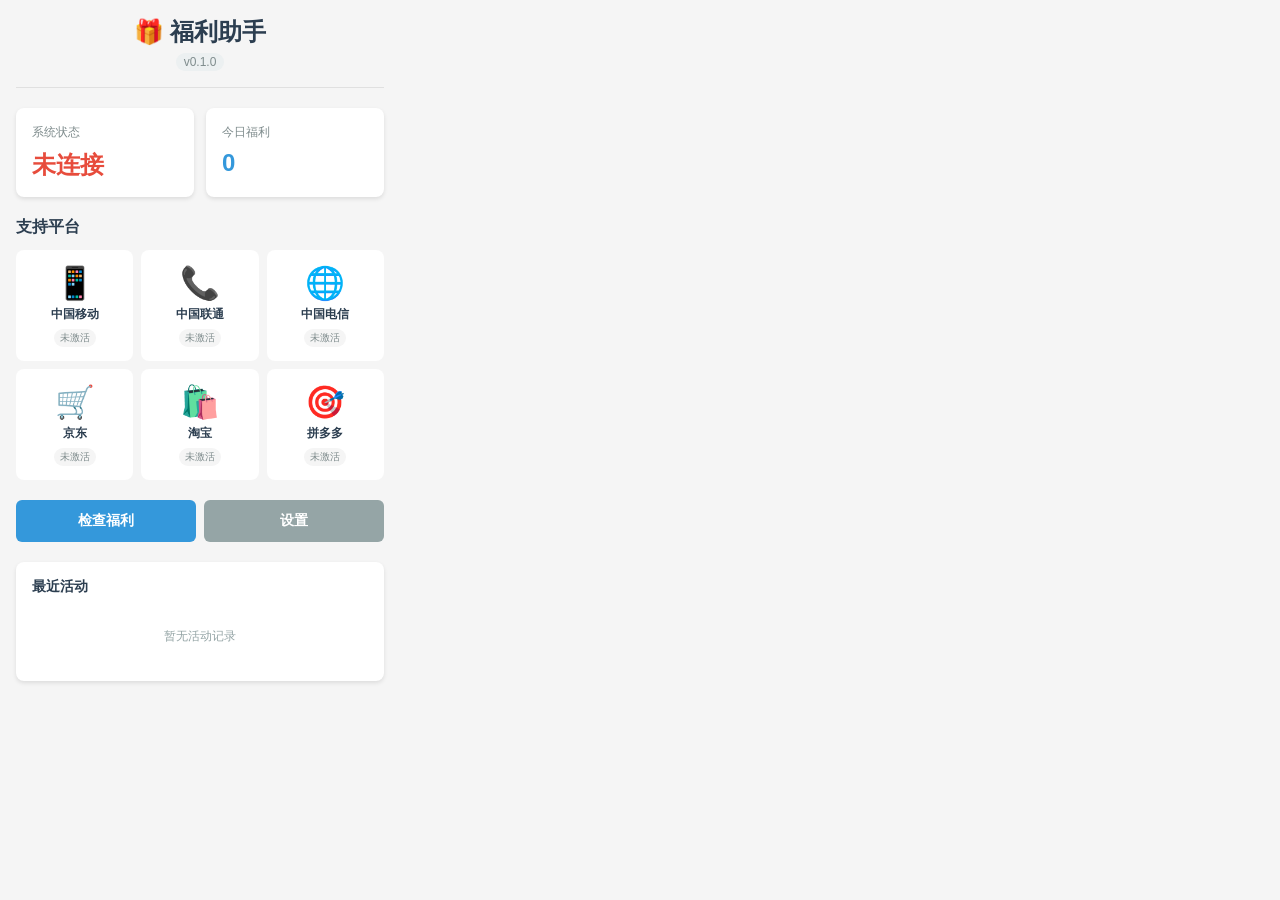
<file: browser-extension/popup/index.html>
<!DOCTYPE html>
<html lang="zh-CN">
<head>
    <meta charset="UTF-8">
    <meta name="viewport" content="width=device-width, initial-scale=1.0">
    <title>福利助手</title>
    <link rel="stylesheet" href="style.css">
</head>
<body>
    <div class="container">
        <header>
            <h1>🎁 福利助手</h1>
            <div class="version">v0.1.0</div>
        </header>

        <div class="status-section">
            <div class="status-card">
                <div class="status-title">系统状态</div>
                <div class="status-value" id="systemStatus">检查中...</div>
            </div>
            <div class="status-card">
                <div class="status-title">今日福利</div>
                <div class="status-value" id="dailyWelfare">0</div>
            </div>
        </div>

        <div class="platforms-section">
            <h2>支持平台</h2>
            <div class="platform-grid">
                <div class="platform-card" data-platform="mobile">
                    <div class="icon">📱</div>
                    <div class="name">中国移动</div>
                    <div class="status" id="mobile-status">未激活</div>
                </div>
                <div class="platform-card" data-platform="unicom">
                    <div class="icon">📞</div>
                    <div class="name">中国联通</div>
                    <div class="status" id="unicom-status">未激活</div>
                </div>
                <div class="platform-card" data-platform="telecom">
                    <div class="icon">🌐</div>
                    <div class="name">中国电信</div>
                    <div class="status" id="telecom-status">未激活</div>
                </div>
                <div class="platform-card" data-platform="jd">
                    <div class="icon">🛒</div>
                    <div class="name">京东</div>
                    <div class="status" id="jd-status">未激活</div>
                </div>
                <div class="platform-card" data-platform="taobao">
                    <div class="icon">🛍️</div>
                    <div class="name">淘宝</div>
                    <div class="status" id="taobao-status">未激活</div>
                </div>
                <div class="platform-card" data-platform="pdd">
                    <div class="icon">🎯</div>
                    <div class="name">拼多多</div>
                    <div class="status" id="pdd-status">未激活</div>
                </div>
            </div>
        </div>

        <div class="quick-actions">
            <button class="btn btn-primary" id="checkWelfare">检查福利</button>
            <button class="btn btn-secondary" id="openSettings">设置</button>
        </div>

        <div class="recent-activities">
            <h3>最近活动</h3>
            <div class="activity-list" id="activityList">
                <div class="empty-state">暂无活动记录</div>
            </div>
        </div>
    </div>

    <script src="app.js"></script>
</body>
</html>
</file>
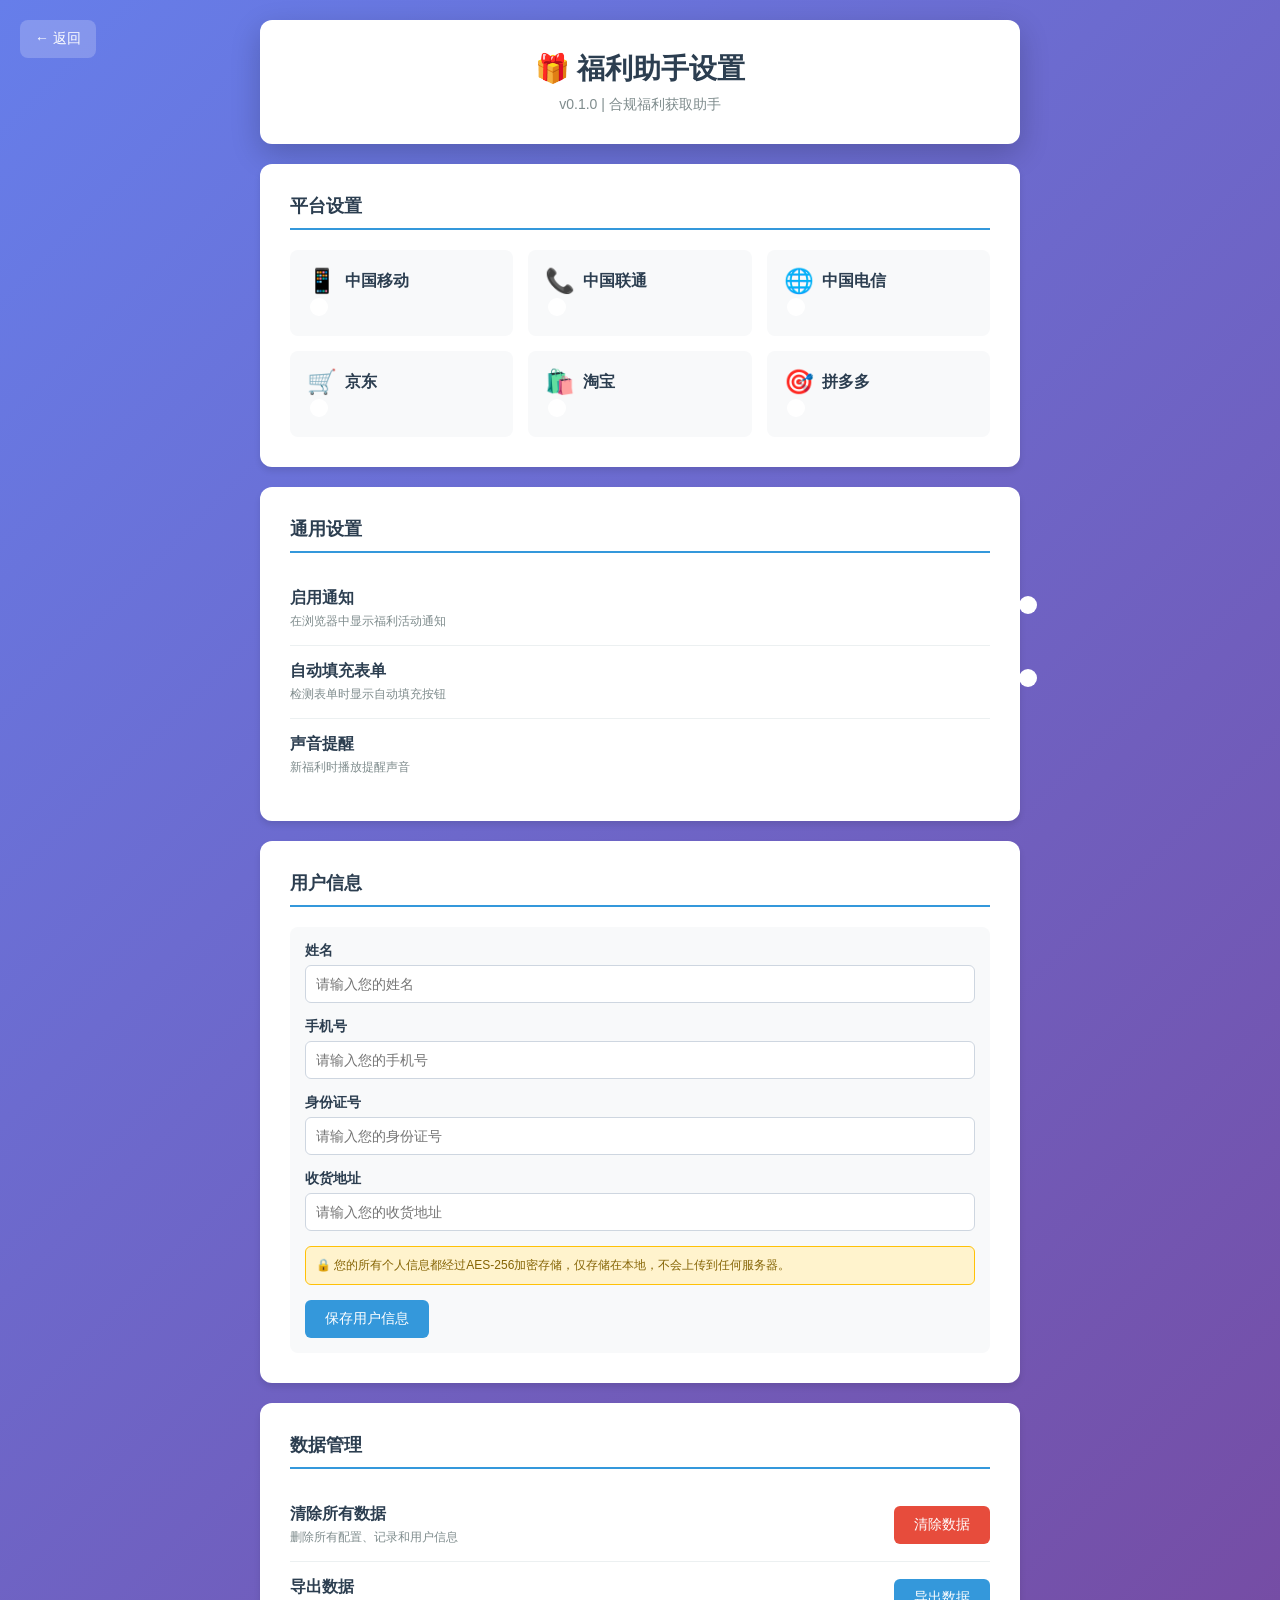
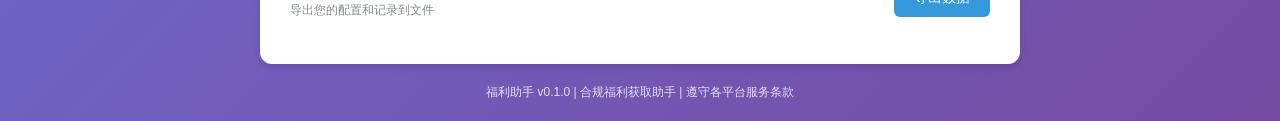
<file: browser-extension/popup/config.html>
<!DOCTYPE html>
<html lang="zh-CN">
<head>
    <meta charset="UTF-8">
    <meta name="viewport" content="width=device-width, initial-scale=1.0">
    <title>福利助手 - 设置</title>
    <style>
        * {
            margin: 0;
            padding: 0;
            box-sizing: border-box;
        }

        body {
            font-family: -apple-system, BlinkMacSystemFont, 'Segoe UI', Roboto, 'Helvetica Neue', Arial, sans-serif;
            background: linear-gradient(135deg, #667eea 0%, #764ba2 100%);
            color: #333;
            min-height: 100vh;
            display: flex;
            justify-content: center;
            align-items: center;
        }

        .container {
            max-width: 800px;
            width: 100%;
            padding: 20px;
        }

        .header {
            background: white;
            border-radius: 12px;
            padding: 30px;
            margin-bottom: 20px;
            box-shadow: 0 10px 30px rgba(0, 0, 0, 0.2);
            text-align: center;
        }

        .header h1 {
            font-size: 28px;
            color: #2c3e50;
            margin-bottom: 8px;
        }

        .header p {
            color: #7f8c8d;
            font-size: 14px;
        }

        .settings-section {
            background: white;
            border-radius: 12px;
            padding: 30px;
            margin-bottom: 20px;
            box-shadow: 0 4px 6px rgba(0, 0, 0, 0.1);
        }

        .section-title {
            font-size: 18px;
            color: #2c3e50;
            margin-bottom: 20px;
            font-weight: bold;
            border-bottom: 2px solid #3498db;
            padding-bottom: 10px;
        }

        .setting-item {
            display: flex;
            justify-content: space-between;
            align-items: center;
            padding: 15px 0;
            border-bottom: 1px solid #ecf0f1;
        }

        .setting-item:last-child {
            border-bottom: none;
        }

        .setting-label {
            flex: 1;
        }

        .setting-name {
            font-weight: bold;
            color: #2c3e50;
            margin-bottom: 4px;
        }

        .setting-description {
            font-size: 12px;
            color: #7f8c8d;
        }

        .setting-control {
            margin-left: 20px;
        }

        .toggle-switch {
            position: relative;
            width: 50px;
            height: 24px;
        }

        .toggle-switch input {
            opacity: 0;
            width: 0;
            height: 0;
        }

        .slider {
            position: absolute;
            cursor: pointer;
            top: 0;
            left: 0;
            right: 0;
            bottom: 0;
            background-color: #ccc;
            transition: .4s;
            border-radius: 24px;
        }

        .slider:before {
            position: absolute;
            content: "";
            height: 18px;
            width: 18px;
            left: 3px;
            bottom: 3px;
            background-color: white;
            transition: .4s;
            border-radius: 50%;
        }

        input:checked + .slider {
            background-color: #2ecc71;
        }

        input:checked + .slider:before {
            transform: translateX(26px);
        }

        .platform-grid {
            display: grid;
            grid-template-columns: repeat(auto-fill, minmax(200px, 1fr));
            gap: 15px;
            margin-top: 15px;
        }

        .platform-card {
            background: #f8f9fa;
            border-radius: 8px;
            padding: 15px;
            border: 2px solid transparent;
            transition: all 0.3s ease;
        }

        .platform-card:hover {
            border-color: #3498db;
            transform: translateY(-2px);
        }

        .platform-card.active {
            border-color: #2ecc71;
            background: #f0fdf4;
        }

        .platform-header {
            display: flex;
            align-items: center;
            margin-bottom: 10px;
        }

        .platform-icon {
            font-size: 24px;
            margin-right: 8px;
        }

        .platform-name {
            font-weight: bold;
            color: #2c3e50;
        }

        .platform-status {
            font-size: 12px;
            color: #7f8c8d;
        }

        .user-info {
            background: #f8f9fa;
            border-radius: 8px;
            padding: 15px;
            margin-top: 15px;
        }

        .form-group {
            margin-bottom: 15px;
        }

        .form-group label {
            display: block;
            font-weight: bold;
            color: #2c3e50;
            margin-bottom: 5px;
            font-size: 14px;
        }

        .form-group input {
            width: 100%;
            padding: 10px;
            border: 1px solid #ced6e0;
            border-radius: 6px;
            font-size: 14px;
            font-family: inherit;
        }

        .form-group input:focus {
            outline: none;
            border-color: #3498db;
            box-shadow: 0 0 0 3px rgba(52, 152, 219, 0.1);
        }

        .encryption-notice {
            background: #fff3cd;
            border: 1px solid #ffc107;
            border-radius: 6px;
            padding: 10px;
            margin-top: 10px;
            font-size: 12px;
            color: #856404;
        }

        .btn {
            background: #3498db;
            color: white;
            border: none;
            border-radius: 6px;
            padding: 10px 20px;
            font-size: 14px;
            cursor: pointer;
            transition: all 0.3s ease;
        }

        .btn:hover {
            background: #2980b9;
        }

        .btn:active {
            transform: scale(0.98);
        }

        .btn-danger {
            background: #e74c3c;
        }

        .btn-danger:hover {
            background: #c0392b;
        }

        .footer {
            text-align: center;
            color: white;
            font-size: 12px;
            margin-top: 20px;
            opacity: 0.8;
        }

        .back-button {
            position: absolute;
            top: 20px;
            left: 20px;
            background: rgba(255, 255, 255, 0.2);
            color: white;
            border: none;
            border-radius: 8px;
            padding: 10px 15px;
            cursor: pointer;
            font-size: 14px;
            transition: all 0.3s ease;
        }

        .back-button:hover {
            background: rgba(255, 255, 255, 0.3);
        }
    </style>
</head>
<body>
    <button class="back-button" onclick="goBack()">← 返回</button>

    <div class="container">
        <div class="header">
            <h1>🎁 福利助手设置</h1>
            <p>v0.1.0 | 合规福利获取助手</p>
        </div>

        <!-- 平台设置 -->
        <div class="settings-section">
            <div class="section-title">平台设置</div>
            <div class="platform-grid" id="platformGrid">
                <div class="platform-card" data-platform="mobile">
                    <div class="platform-header">
                        <span class="platform-icon">📱</span>
                        <span class="platform-name">中国移动</span>
                    </div>
                    <div class="platform-status">
                        <label class="toggle-switch">
                            <input type="checkbox" id="mobile-enabled">
                            <span class="slider"></span>
                        </label>
                    </div>
                </div>
                <div class="platform-card" data-platform="unicom">
                    <div class="platform-header">
                        <span class="platform-icon">📞</span>
                        <span class="platform-name">中国联通</span>
                    </div>
                    <div class="platform-status">
                        <label class="toggle-switch">
                            <input type="checkbox" id="unicom-enabled">
                            <span class="slider"></span>
                        </label>
                    </div>
                </div>
                <div class="platform-card" data-platform="telecom">
                    <div class="platform-header">
                        <span class="platform-icon">🌐</span>
                        <span class="platform-name">中国电信</span>
                    </div>
                    <div class="platform-status">
                        <label class="toggle-switch">
                            <input type="checkbox" id="telecom-enabled">
                            <span class="slider"></span>
                        </label>
                    </div>
                </div>
                <div class="platform-card" data-platform="jd">
                    <div class="platform-header">
                        <span class="platform-icon">🛒</span>
                        <span class="platform-name">京东</span>
                    </div>
                    <div class="platform-status">
                        <label class="toggle-switch">
                            <input type="checkbox" id="jd-enabled">
                            <span class="slider"></span>
                        </label>
                    </div>
                </div>
                <div class="platform-card" data-platform="taobao">
                    <div class="platform-header">
                        <span class="platform-icon">🛍️</span>
                        <span class="platform-name">淘宝</span>
                    </div>
                    <div class="platform-status">
                        <label class="toggle-switch">
                            <input type="checkbox" id="taobao-enabled">
                            <span class="slider"></span>
                        </label>
                    </div>
                </div>
                <div class="platform-card" data-platform="pdd">
                    <div class="platform-header">
                        <span class="platform-icon">🎯</span>
                        <span class="platform-name">拼多多</span>
                    </div>
                    <div class="platform-status">
                        <label class="toggle-switch">
                            <input type="checkbox" id="pdd-enabled">
                            <span class="slider"></span>
                        </label>
                    </div>
                </div>
            </div>
        </div>

        <!-- 通用设置 -->
        <div class="settings-section">
            <div class="section-title">通用设置</div>

            <div class="setting-item">
                <div class="setting-label">
                    <div class="setting-name">启用通知</div>
                    <div class="setting-description">在浏览器中显示福利活动通知</div>
                </div>
                <div class="setting-control">
                    <label class="toggle-switch">
                        <input type="checkbox" id="notification-enabled" checked>
                        <span class="slider"></span>
                    </label>
                </div>
            </div>

            <div class="setting-item">
                <div class="setting-label">
                    <div class="setting-name">自动填充表单</div>
                    <div class="setting-description">检测表单时显示自动填充按钮</div>
                </div>
                <div class="setting-control">
                    <label class="toggle-switch">
                        <input type="checkbox" id="autofill-enabled" checked>
                        <span class="slider"></span>
                    </label>
                </div>
            </div>

            <div class="setting-item">
                <div class="setting-label">
                    <div class="setting-name">声音提醒</div>
                    <div class="setting-description">新福利时播放提醒声音</div>
                </div>
                <div class="setting-control">
                    <label class="toggle-switch">
                        <input type="checkbox" id="sound-enabled">
                        <span class="slider"></span>
                    </label>
                </div>
            </div>
        </div>

        <!-- 用户信息 -->
        <div class="settings-section">
            <div class="section-title">用户信息</div>
            <div class="user-info">
                <form id="userForm">
                    <div class="form-group">
                        <label for="userName">姓名</label>
                        <input type="text" id="userName" name="userName" placeholder="请输入您的姓名">
                    </div>
                    <div class="form-group">
                        <label for="userPhone">手机号</label>
                        <input type="tel" id="userPhone" name="userPhone" placeholder="请输入您的手机号">
                    </div>
                    <div class="form-group">
                        <label for="userIdCard">身份证号</label>
                        <input type="text" id="userIdCard" name="userIdCard" placeholder="请输入您的身份证号">
                    </div>
                    <div class="form-group">
                        <label for="userAddress">收货地址</label>
                        <input type="text" id="userAddress" name="userAddress" placeholder="请输入您的收货地址">
                    </div>
                    <div class="encryption-notice">
                        🔒 您的所有个人信息都经过AES-256加密存储，仅存储在本地，不会上传到任何服务器。
                    </div>
                    <div style="margin-top: 15px;">
                        <button type="submit" class="btn">保存用户信息</button>
                    </div>
                </form>
            </div>
        </div>

        <!-- 数据管理 -->
        <div class="settings-section">
            <div class="section-title">数据管理</div>
            <div class="setting-item">
                <div class="setting-label">
                    <div class="setting-name">清除所有数据</div>
                    <div class="setting-description">删除所有配置、记录和用户信息</div>
                </div>
                <div class="setting-control">
                    <button class="btn btn-danger" onclick="clearAllData()">清除数据</button>
                </div>
            </div>
            <div class="setting-item">
                <div class="setting-label">
                    <div class="setting-name">导出数据</div>
                    <div class="setting-description">导出您的配置和记录到文件</div>
                </div>
                <div class="setting-control">
                    <button class="btn" onclick="exportData()">导出数据</button>
                </div>
            </div>
        </div>

        <div class="footer">
            福利助手 v0.1.0 | 合规福利获取助手 | 遵守各平台服务条款
        </div>
    </div>

    <script src="settings.js"></script>
</body>
</html>
</file>
<file: browser-extension/popup/style.css>
* {
    margin: 0;
    padding: 0;
    box-sizing: border-box;
}

body {
    font-family: -apple-system, BlinkMacSystemFont, 'Segoe UI', Roboto, 'Helvetica Neue', Arial, sans-serif;
    background-color: #f5f5f5;
    color: #333;
    width: 400px;
    min-height: 500px;
}

.container {
    padding: 16px;
}

header {
    text-align: center;
    margin-bottom: 20px;
    padding-bottom: 16px;
    border-bottom: 1px solid #e0e0e0;
}

header h1 {
    font-size: 24px;
    color: #2c3e50;
    margin-bottom: 4px;
}

.version {
    font-size: 12px;
    color: #7f8c8d;
    background: #ecf0f1;
    padding: 2px 8px;
    border-radius: 12px;
    display: inline-block;
}

.status-section {
    display: grid;
    grid-template-columns: 1fr 1fr;
    gap: 12px;
    margin-bottom: 20px;
}

.status-card {
    background: white;
    border-radius: 8px;
    padding: 16px;
    box-shadow: 0 2px 4px rgba(0, 0, 0, 0.1);
}

.status-title {
    font-size: 12px;
    color: #7f8c8d;
    margin-bottom: 8px;
}

.status-value {
    font-size: 24px;
    font-weight: bold;
    color: #3498db;
}

.platforms-section {
    margin-bottom: 20px;
}

.platforms-section h2 {
    font-size: 16px;
    color: #2c3e50;
    margin-bottom: 12px;
}

.platform-grid {
    display: grid;
    grid-template-columns: repeat(3, 1fr);
    gap: 8px;
}

.platform-card {
    background: white;
    border-radius: 8px;
    padding: 12px 8px;
    text-align: center;
    cursor: pointer;
    transition: all 0.3s ease;
    border: 2px solid transparent;
}

.platform-card:hover {
    border-color: #3498db;
    transform: translateY(-2px);
}

.platform-card.active {
    border-color: #2ecc71;
    background: #f0fdf4;
}

.platform-card .icon {
    font-size: 32px;
    margin-bottom: 4px;
}

.platform-card .name {
    font-size: 12px;
    font-weight: bold;
    color: #2c3e50;
    margin-bottom: 4px;
}

.platform-card .status {
    font-size: 10px;
    color: #7f8c8d;
    padding: 2px 6px;
    background: #f5f5f5;
    border-radius: 10px;
    display: inline-block;
}

.quick-actions {
    display: flex;
    gap: 8px;
    margin-bottom: 20px;
}

.btn {
    flex: 1;
    padding: 12px;
    border: none;
    border-radius: 6px;
    font-size: 14px;
    cursor: pointer;
    transition: all 0.3s ease;
    font-weight: bold;
}

.btn-primary {
    background: #3498db;
    color: white;
}

.btn-primary:hover {
    background: #2980b9;
}

.btn-secondary {
    background: #95a5a6;
    color: white;
}

.btn-secondary:hover {
    background: #7f8c8d;
}

.recent-activities {
    background: white;
    border-radius: 8px;
    padding: 16px;
    box-shadow: 0 2px 4px rgba(0, 0, 0, 0.1);
}

.recent-activities h3 {
    font-size: 14px;
    color: #2c3e50;
    margin-bottom: 12px;
}

.activity-list {
    max-height: 200px;
    overflow-y: auto;
}

.empty-state {
    text-align: center;
    color: #95a5a6;
    font-size: 12px;
    padding: 20px 0;
}

.activity-item {
    padding: 8px 0;
    border-bottom: 1px solid #f5f5f5;
    display: flex;
    align-items: center;
    gap: 8px;
}

.activity-item:last-child {
    border-bottom: none;
}

.activity-icon {
    font-size: 16px;
}

.activity-info {
    flex: 1;
}

.activity-title {
    font-size: 12px;
    font-weight: bold;
    color: #2c3e50;
}

.activity-time {
    font-size: 10px;
    color: #7f8c8d;
}

.activity-status {
    font-size: 10px;
    padding: 2px 6px;
    border-radius: 4px;
}

.activity-status.success {
    background: #d5f5e3;
    color: #27ae60;
}

.activity-status.error {
    background: #fadbd8;
    color: #c0392b;
}

.activity-status.pending {
    background: #fef9e7;
    color: #f39c12;
}

::-webkit-scrollbar {
    width: 4px;
}

::-webkit-scrollbar-track {
    background: #f1f1f1;
}

::-webkit-scrollbar-thumb {
    background: #bdc3c7;
    border-radius: 2px;
}

::-webkit-scrollbar-thumb:hover {
    background: #95a5a6;
}
</file>
